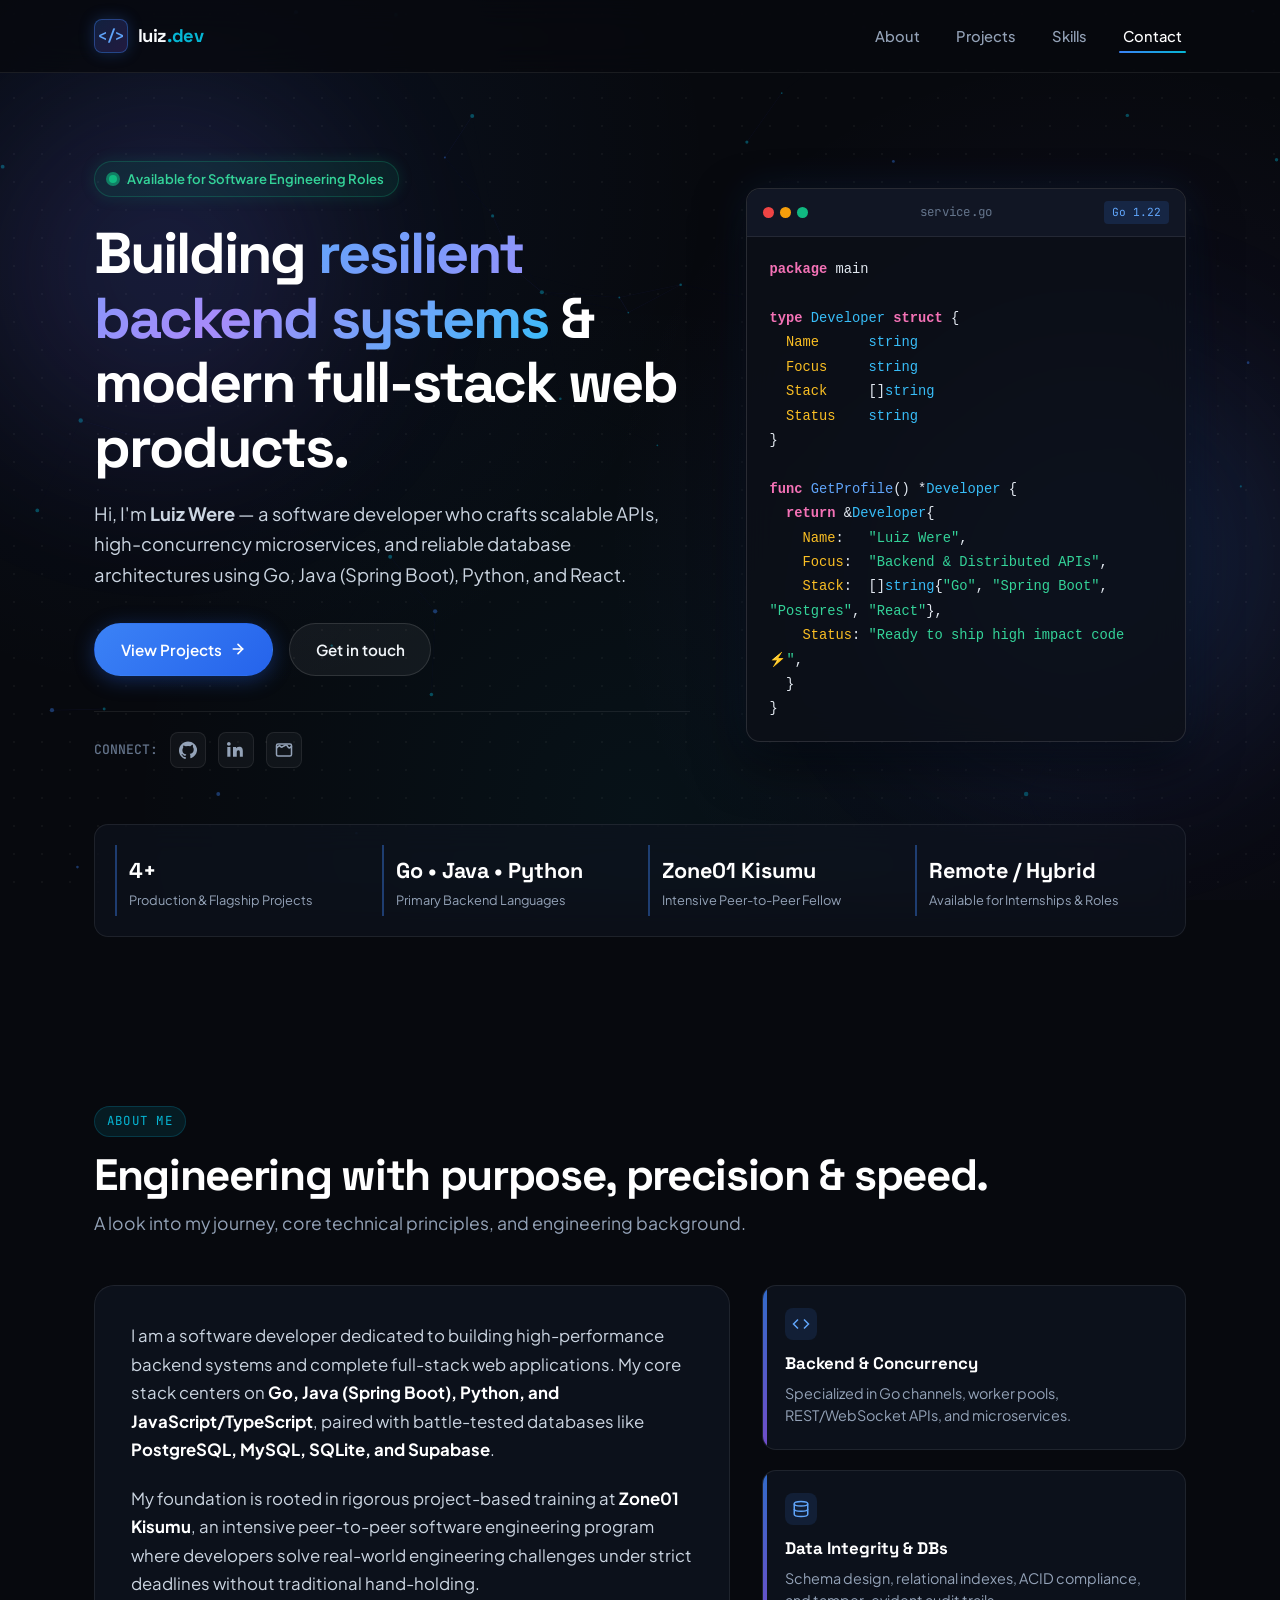
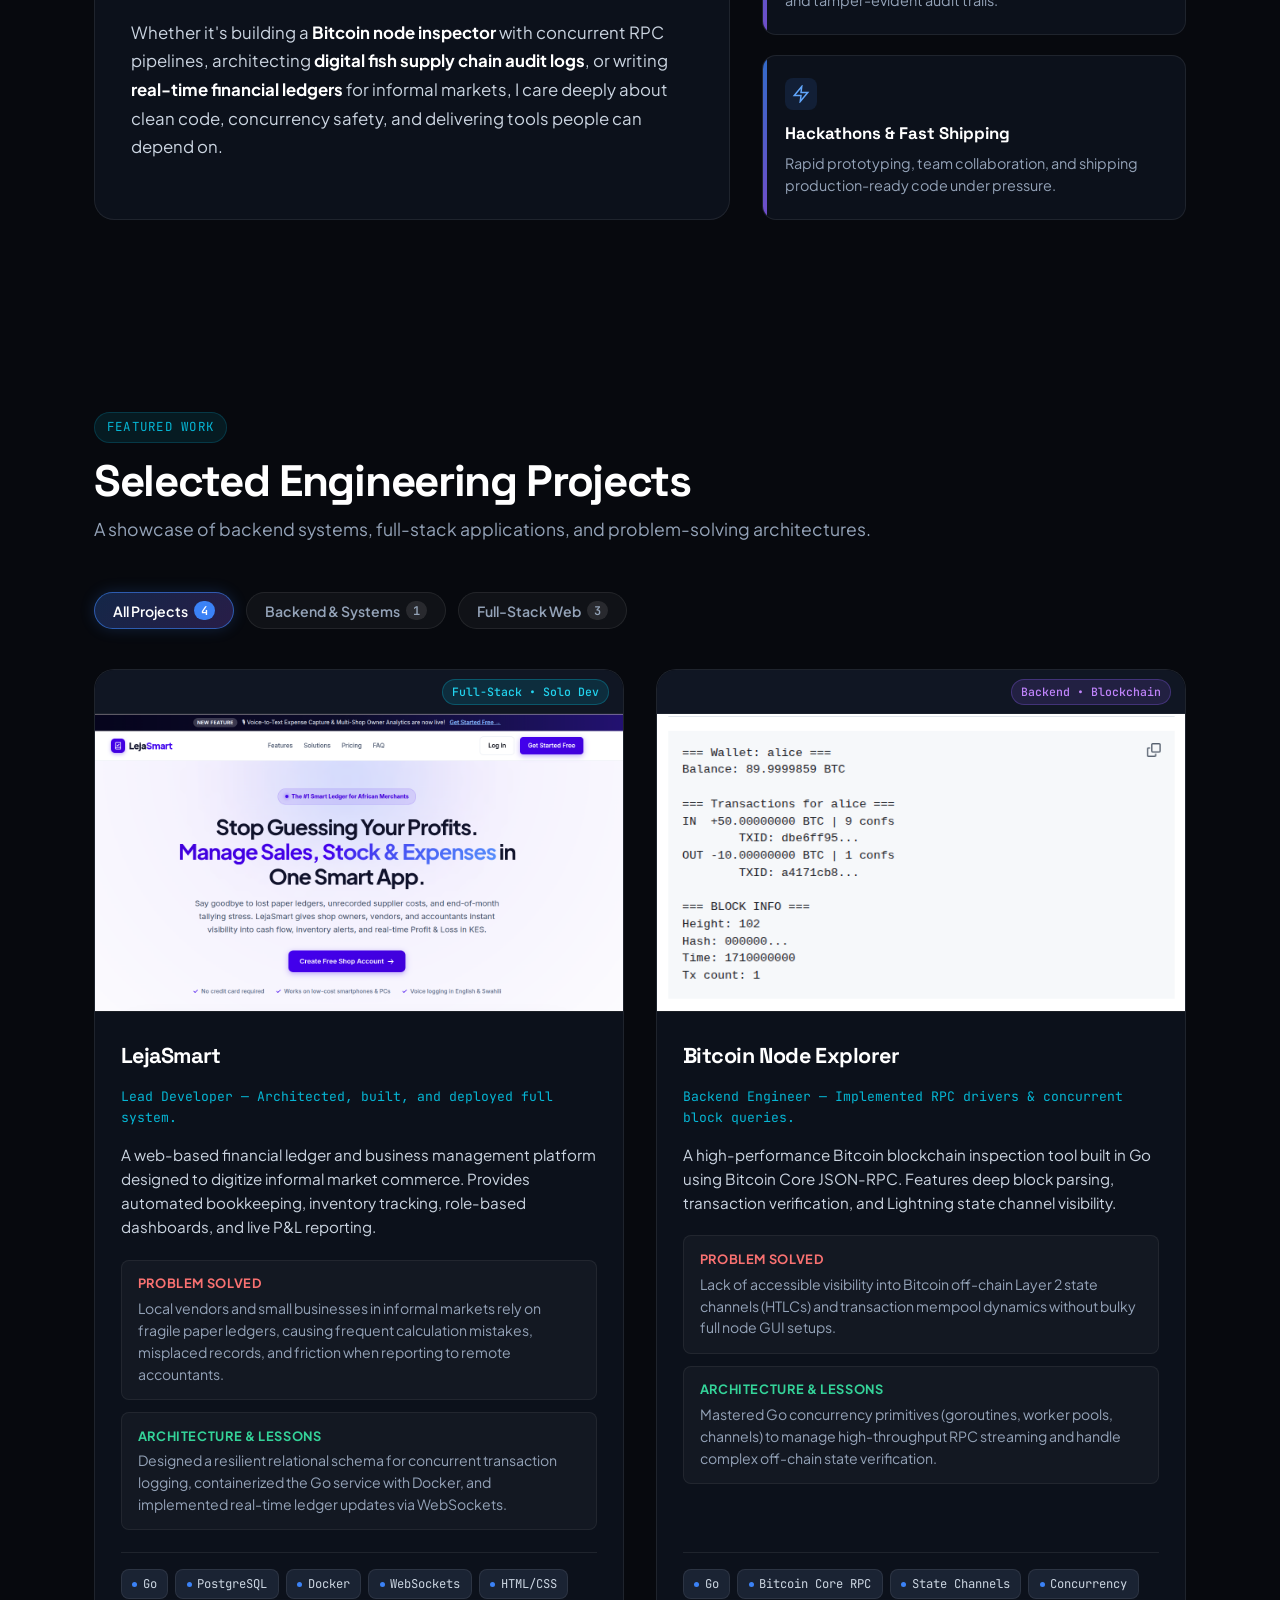
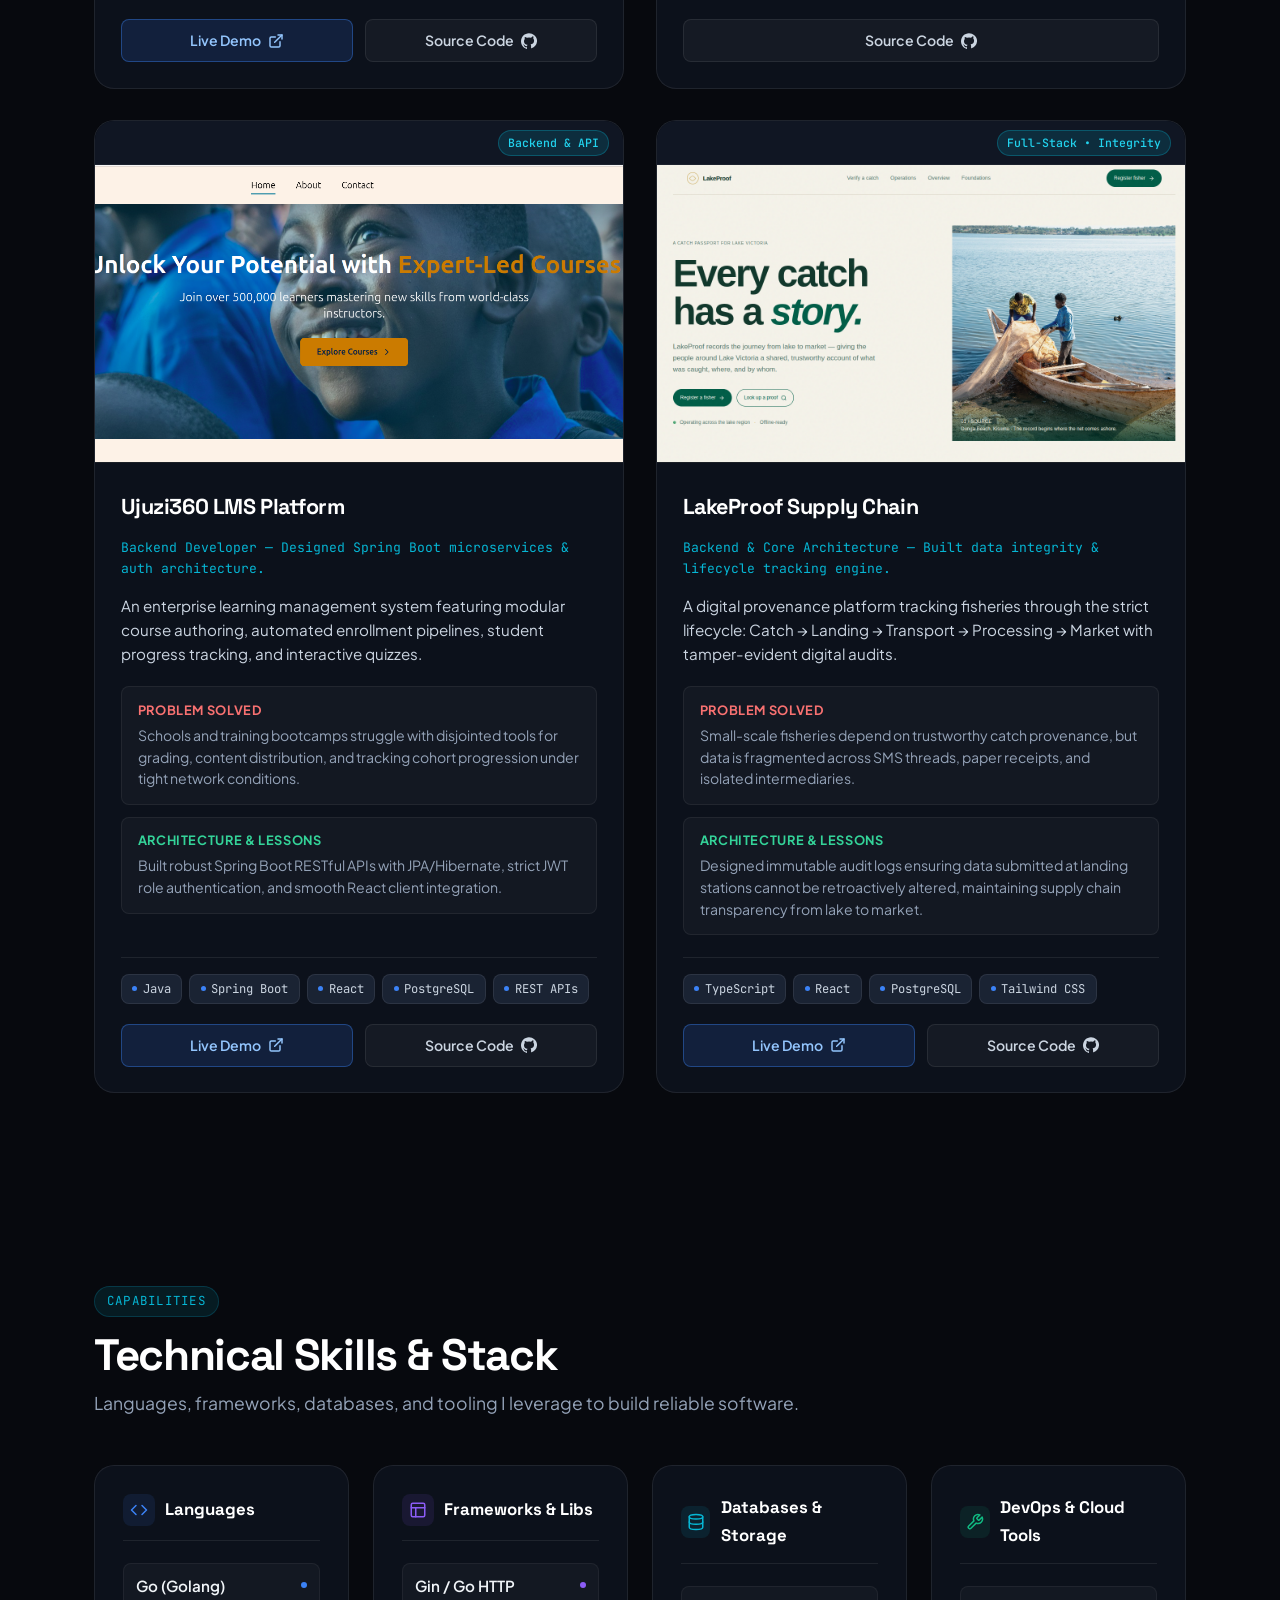
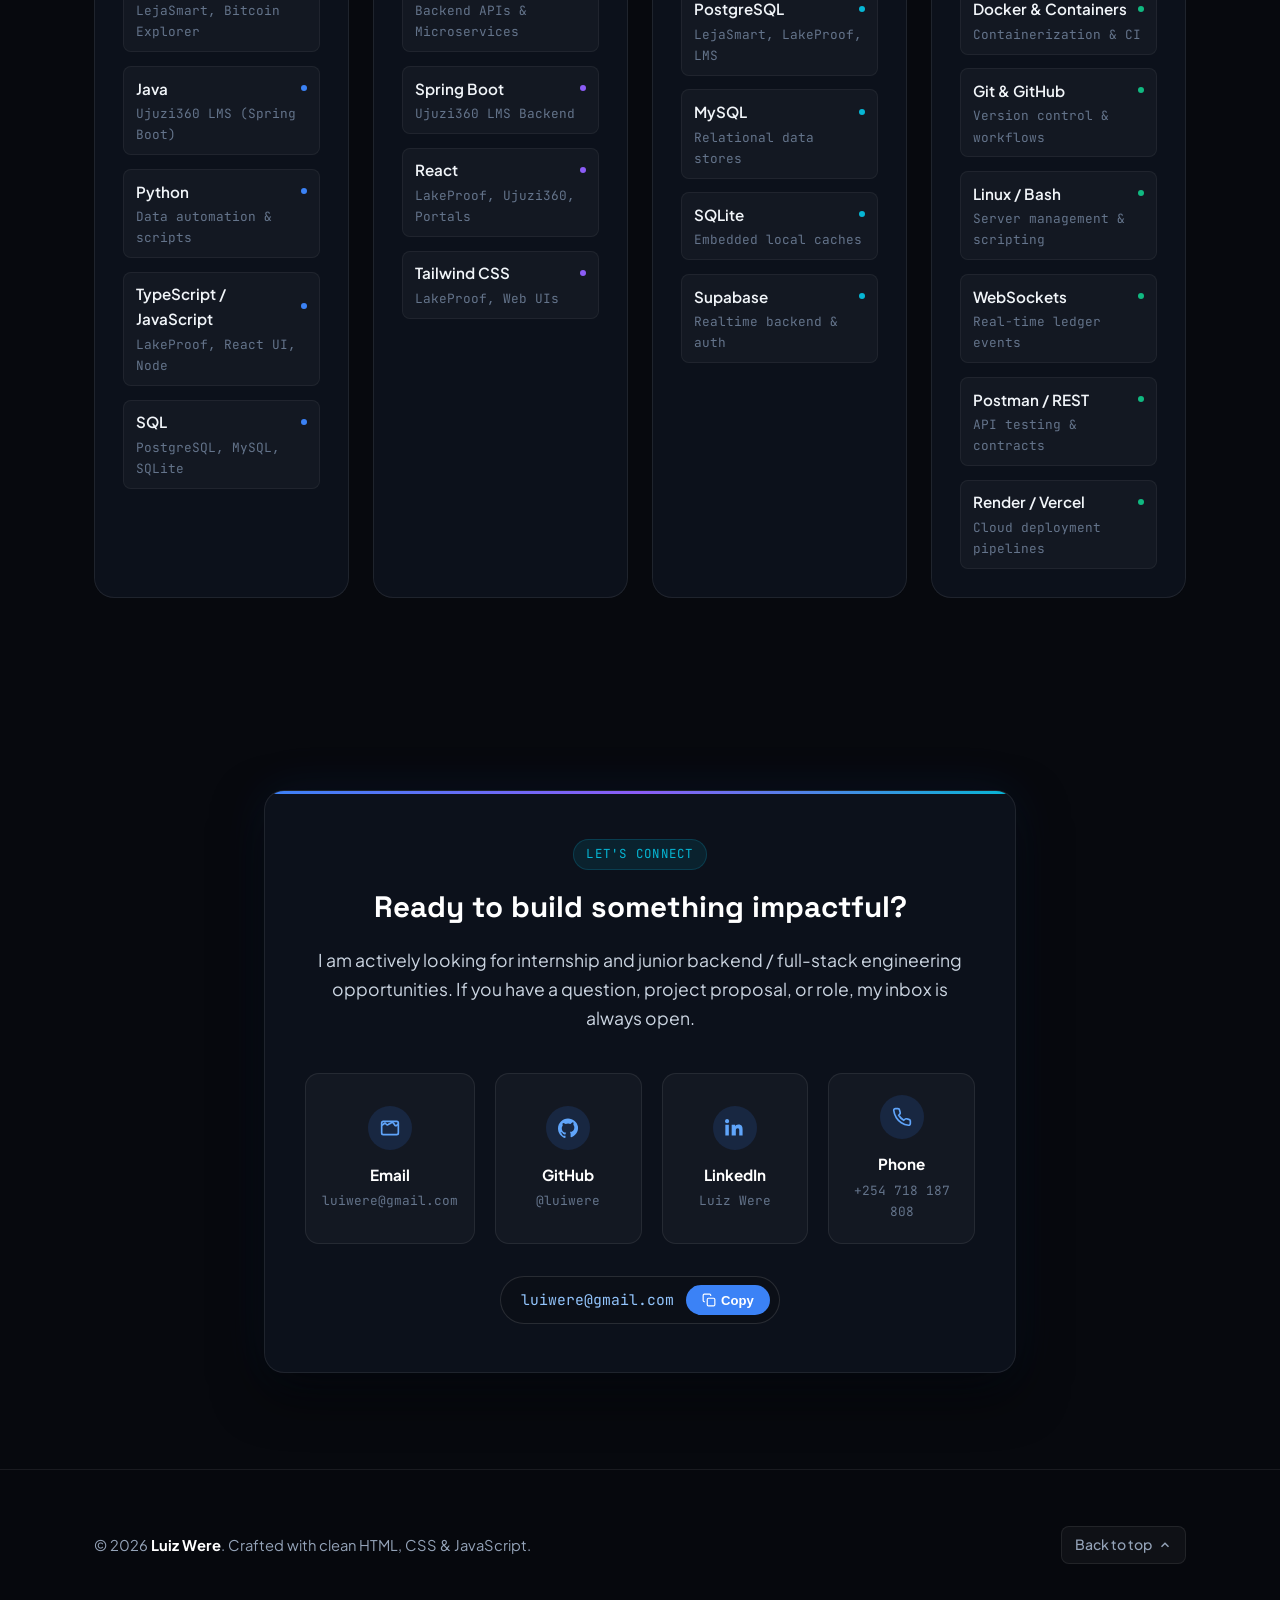
<file: index.html>
<!DOCTYPE html>
<html lang="en">
<head>
  <meta charset="UTF-8" />
  <meta name="viewport" content="width=device-width, initial-scale=1.0" />
  <title>Luiz Were | Backend &amp; Full-Stack Software Engineer</title>
  <meta name="description" content="Portfolio of Luiz Were — Backend and Full-Stack Software Developer specializing in Go, Java (Spring Boot), Python, React, and robust relational database architectures." />
  <meta name="keywords" content="Luiz Were, Software Engineer, Backend Developer, Go, Golang, Spring Boot, Java, React, PostgreSQL, Kisumu, Kenya, Portfolio" />
  <meta name="author" content="Luiz Were" />

  <!-- Open Graph / Meta -->
  <meta property="og:type" content="website" />
  <meta property="og:title" content="Luiz Were | Software Engineer Portfolio" />
  <meta property="og:description" content="Building resilient backend systems, distributed architectures, and full-stack web products." />
  
  <link rel="preconnect" href="https://fonts.googleapis.com" />
  <link rel="preconnect" href="https://fonts.gstatic.com" crossorigin />
  <link rel="stylesheet" href="css/base.css" />
  <link rel="stylesheet" href="css/layout.css" />
  <link rel="stylesheet" href="css/components.css" />
  <link rel="stylesheet" href="css/animations.css" />
</head>
<body>
  <div class="bg-deco" aria-hidden="true"></div>
  <a href="#main" class="skip-link">Skip to main content</a>

  <!-- Header -->
  <header id="top" class="site-header">
    <div class="container header-inner">
      <a href="#" class="brand" aria-label="Luiz Were portfolio home">
        <span class="brand-mark">&lt;/&gt;</span>
        <span class="brand-name">luiz<span>.dev</span></span>
      </a>

      <button class="mobile-nav-toggle" aria-label="Toggle navigation menu" aria-expanded="false">
        <svg viewBox="0 0 24 24" fill="none" stroke="currentColor" stroke-width="2" stroke-linecap="round" stroke-linejoin="round">
          <line x1="3" y1="12" x2="21" y2="12"></line>
          <line x1="3" y1="6" x2="21" y2="6"></line>
          <line x1="3" y1="18" x2="21" y2="18"></line>
        </svg>
      </button>

      <nav class="primary-nav" aria-label="Primary navigation">
        <ul>
          <li><a href="#about">About</a></li>
          <li><a href="#projects">Projects</a></li>
          <li><a href="#skills">Skills</a></li>
          <li><a href="#contact">Contact</a></li>
        </ul>
      </nav>
    </div>
  </header>

  <main id="main">
    <!-- Hero Section -->
    <section class="hero">
      <div class="container">
        <div class="hero-grid">
          <div class="hero-content" data-animate>
            <div class="status-badge">
              <span class="status-dot"></span>
              <span>Available for Software Engineering Roles</span>
            </div>
            
            <h1>
              Building <span class="gradient-text">resilient backend systems</span> &amp; modern full-stack web products.
            </h1>
            
            <p class="lede">
              Hi, I'm <strong>Luiz Were</strong> — a software developer who crafts scalable APIs, high-concurrency microservices, and reliable database architectures using Go, Java (Spring Boot), Python, and React.
            </p>

            <div class="hero-cta-group">
              <a href="#projects" class="btn btn-primary">
                <span>View Projects</span>
                <svg class="btn-icon-right" viewBox="0 0 24 24" width="16" height="16" fill="none" stroke="currentColor" stroke-width="2.5" stroke-linecap="round" stroke-linejoin="round"><line x1="5" y1="12" x2="19" y2="12"/><polyline points="12 5 19 12 12 19"/></svg>
              </a>
              <a href="#contact" class="btn btn-secondary">Get in touch</a>
            </div>

            <div class="hero-socials">
              <span class="hero-social-label">CONNECT:</span>
              <a href="https://github.com/luiwere" target="_blank" rel="noopener" class="hero-social-link" aria-label="GitHub Profile">
                <svg viewBox="0 0 24 24" width="18" height="18" fill="currentColor"><path d="M12 .5C5.4.5 0 5.9 0 12.5c0 5.3 3.4 9.8 8.2 11.4.6.1.8-.3.8-.6v-2c-3.3.7-4-1.6-4-1.6-.5-1.4-1.3-1.8-1.3-1.8-1.1-.7 0-.7.1-.7 1.2.1 1.8 1.2 1.8 1.2 1.1 1.8 2.8 1.3 3.5 1 .1-.8.4-1.3.7-1.6-2.6-.3-5.3-1.3-5.3-5.7 0-1.3.5-2.3 1.2-3.1-.1-.3-.5-1.5.1-3.1 0 0 1-.3 3.3 1.2a11.5 11.5 0 0 1 6 0C17.3 4.7 18.3 5 18.3 5c.6 1.6.2 2.8.1 3.1.8.8 1.2 1.8 1.2 3.1 0 4.4-2.7 5.4-5.3 5.7.4.4.8 1.1.8 2.2v3.3c0 .3.2.7.8.6 4.8-1.6 8.2-6.1 8.2-11.4C24 5.9 18.6.5 12 .5z"/></svg>
              </a>
              <a href="https://www.linkedin.com/in/luiz-were-002708382/" target="_blank" rel="noopener" class="hero-social-link" aria-label="LinkedIn Profile">
                <svg viewBox="0 0 24 24" width="18" height="18" fill="currentColor"><path d="M4.98 3.5A2.5 2.5 0 1 1 0 3.5a2.5 2.5 0 0 1 4.98 0zM.4 8h4.2v13H.4V8zM8 8h4v1.8h.1c.6-1 1.9-2 4-2 4.2 0 5 2.6 5 6V21h-4v-5.6c0-1.3 0-3-1.9-3s-2.2 1.4-2.2 2.9V21H8V8z"/></svg>
              </a>
              <a href="mailto:luiwere@gmail.com" class="hero-social-link" aria-label="Email Me">
                <svg viewBox="0 0 24 24" width="18" height="18" fill="none" stroke="currentColor" stroke-width="2" stroke-linecap="round" stroke-linejoin="round"><rect x="2" y="4" width="20" height="16" rx="2"/><path d="m22 7-1.5 1.5a2 2 0 0 1-2.8 0L16 6a2 2 0 0 0-2.8 0L10.3 7.5a2 2 0 0 1-2.8 0L6 6 4 7.5 2.5 9"/></svg>
              </a>
            </div>
          </div>

          <!-- Code Mockup Window -->
          <div class="code-preview-window" data-animate>
            <div class="window-header">
              <div class="window-dots">
                <span class="window-dot dot-red"></span>
                <span class="window-dot dot-yellow"></span>
                <span class="window-dot dot-green"></span>
              </div>
              <span class="window-title">service.go</span>
              <span class="window-badge">Go 1.22</span>
            </div>
            <div class="window-content">
              <code>
                <span class="code-keyword">package</span> main<br/><br/>
                <span class="code-keyword">type</span> <span class="code-type">Developer</span> <span class="code-keyword">struct</span> {<br/>
                &nbsp;&nbsp;<span class="code-prop">Name</span> &nbsp;&nbsp;&nbsp;&nbsp;&nbsp;<span class="code-type">string</span><br/>
                &nbsp;&nbsp;<span class="code-prop">Focus</span> &nbsp;&nbsp;&nbsp;&nbsp;<span class="code-type">string</span><br/>
                &nbsp;&nbsp;<span class="code-prop">Stack</span> &nbsp;&nbsp;&nbsp;&nbsp;[]<span class="code-type">string</span><br/>
                &nbsp;&nbsp;<span class="code-prop">Status</span> &nbsp;&nbsp;&nbsp;<span class="code-type">string</span><br/>
                }<br/><br/>
                <span class="code-keyword">func</span> <span class="code-fn">GetProfile</span>() *<span class="code-type">Developer</span> {<br/>
                &nbsp;&nbsp;<span class="code-keyword">return</span> &amp;<span class="code-type">Developer</span>{<br/>
                &nbsp;&nbsp;&nbsp;&nbsp;<span class="code-prop">Name</span>: &nbsp;&nbsp;<span class="code-str">"Luiz Were"</span>,<br/>
                &nbsp;&nbsp;&nbsp;&nbsp;<span class="code-prop">Focus</span>: &nbsp;<span class="code-str">"Backend &amp; Distributed APIs"</span>,<br/>
                &nbsp;&nbsp;&nbsp;&nbsp;<span class="code-prop">Stack</span>: &nbsp;[]<span class="code-type">string</span>{<span class="code-str">"Go"</span>, <span class="code-str">"Spring Boot"</span>, <span class="code-str">"Postgres"</span>, <span class="code-str">"React"</span>},<br/>
                &nbsp;&nbsp;&nbsp;&nbsp;<span class="code-prop">Status</span>: <span class="code-str">"Ready to ship high impact code ⚡"</span>,<br/>
                &nbsp;&nbsp;}<br/>
                }
              </code>
            </div>
          </div>
        </div>

        <!-- Highlights Bento Strip -->
        <div class="hero-highlights-grid" data-animate>
          <div class="highlight-item">
            <span class="highlight-val">4+</span>
            <span class="highlight-label">Production &amp; Flagship Projects</span>
          </div>
          <div class="highlight-item">
            <span class="highlight-val">Go &bull; Java &bull; Python</span>
            <span class="highlight-label">Primary Backend Languages</span>
          </div>
          <div class="highlight-item">
            <span class="highlight-val">Zone01 Kisumu</span>
            <span class="highlight-label">Intensive Peer-to-Peer Fellow</span>
          </div>
          <div class="highlight-item">
            <span class="highlight-val">Remote / Hybrid</span>
            <span class="highlight-label">Available for Internships &amp; Roles</span>
          </div>
        </div>
      </div>
    </section>

    <!-- About Section -->
    <section id="about" class="section">
      <div class="container">
        <div class="section-head" data-animate>
          <span class="section-tag">About Me</span>
          <h2>Engineering with purpose, precision &amp; speed.</h2>
          <p class="section-sub">A look into my journey, core technical principles, and engineering background.</p>
        </div>

        <div class="about-bento">
          <div class="about-card-main" data-animate>
            <div class="about-copy">
              <p>
                I am a software developer dedicated to building high-performance backend systems and complete full-stack web applications. My core stack centers on <strong>Go, Java (Spring Boot), Python, and JavaScript/TypeScript</strong>, paired with battle-tested databases like <strong>PostgreSQL, MySQL, SQLite, and Supabase</strong>.
              </p>
              <p>
                My foundation is rooted in rigorous project-based training at <strong>Zone01 Kisumu</strong>, an intensive peer-to-peer software engineering program where developers solve real-world engineering challenges under strict deadlines without traditional hand-holding.
              </p>
              <p>
                Whether it's building a <strong>Bitcoin node inspector</strong> with concurrent RPC pipelines, architecting <strong>digital fish supply chain audit logs</strong>, or writing <strong>real-time financial ledgers</strong> for informal markets, I care deeply about clean code, concurrency safety, and delivering tools people can depend on.
              </p>
            </div>
          </div>

          <div class="about-bento-side" data-animate>
            <div class="bento-mini-card">
              <div class="bento-icon">
                <svg viewBox="0 0 24 24" width="18" height="18" fill="none" stroke="currentColor" stroke-width="2"><polyline points="16 18 22 12 16 6"/><polyline points="8 6 2 12 8 18"/></svg>
              </div>
              <h4>Backend &amp; Concurrency</h4>
              <p>Specialized in Go channels, worker pools, REST/WebSocket APIs, and microservices.</p>
            </div>

            <div class="bento-mini-card">
              <div class="bento-icon">
                <svg viewBox="0 0 24 24" width="18" height="18" fill="none" stroke="currentColor" stroke-width="2"><ellipse cx="12" cy="5" rx="9" ry="3"/><path d="M21 12c0 1.66-4 3-9 3s-9-1.34-9-3"/><path d="M3 5v14c0 1.66 4 3 9 3s9-1.34 9-3V5"/></svg>
              </div>
              <h4>Data Integrity &amp; DBs</h4>
              <p>Schema design, relational indexes, ACID compliance, and tamper-evident audit trails.</p>
            </div>

            <div class="bento-mini-card">
              <div class="bento-icon">
                <svg viewBox="0 0 24 24" width="18" height="18" fill="none" stroke="currentColor" stroke-width="2"><path d="M13 2L3 14h9l-1 8 10-12h-9l1-8z"/></svg>
              </div>
              <h4>Hackathons &amp; Fast Shipping</h4>
              <p>Rapid prototyping, team collaboration, and shipping production-ready code under pressure.</p>
            </div>
          </div>
        </div>
      </div>
    </section>

    <!-- Projects Section -->
    <section id="projects" class="section">
      <div class="container">
        <div class="section-head" data-animate>
          <span class="section-tag">Featured Work</span>
          <h2>Selected Engineering Projects</h2>
          <p class="section-sub">A showcase of backend systems, full-stack applications, and problem-solving architectures.</p>
        </div>

        <!-- Filter tabs injected / controlled by js/projects.js -->
        <div class="project-filters-wrap" id="project-filters" data-animate>
          <!-- Dynamic Filter Buttons -->
        </div>

        <!-- Project cards injected by js/projects.js -->
        <ul class="project-list" id="project-list">
          <!-- Populated by js/projects.js -->
        </ul>
      </div>
    </section>

    <!-- Skills Section -->
    <section id="skills" class="section">
      <div class="container">
        <div class="section-head" data-animate>
          <span class="section-tag">Capabilities</span>
          <h2>Technical Skills &amp; Stack</h2>
          <p class="section-sub">Languages, frameworks, databases, and tooling I leverage to build reliable software.</p>
        </div>

        <div class="skill-groups" id="skill-groups">
          <!-- Skill groups injected by js/skills.js -->
        </div>
      </div>
    </section>

    <!-- Contact Section -->
    <section id="contact" class="section">
      <div class="container contact-section-inner">
        <div class="contact-card-box" data-animate>
          <span class="section-tag">Let's Connect</span>
          <h3>Ready to build something impactful?</h3>
          <p>
            I am actively looking for internship and junior backend / full-stack engineering opportunities. If you have a question, project proposal, or role, my inbox is always open.
          </p>

          <div class="contact-grid">
            <a href="mailto:luiwere@gmail.com" class="contact-item-card">
              <div class="contact-card-icon">
                <svg viewBox="0 0 24 24" width="20" height="20" fill="none" stroke="currentColor" stroke-width="2"><rect x="2" y="4" width="20" height="16" rx="2"/><path d="m22 7-1.5 1.5a2 2 0 0 1-2.8 0L16 6a2 2 0 0 0-2.8 0L10.3 7.5a2 2 0 0 1-2.8 0L6 6 4 7.5 2.5 9"/></svg>
              </div>
              <span class="contact-card-title">Email</span>
              <span class="contact-card-sub">luiwere@gmail.com</span>
            </a>

            <a href="https://github.com/luiwere" target="_blank" rel="noopener" class="contact-item-card">
              <div class="contact-card-icon">
                <svg viewBox="0 0 24 24" width="20" height="20" fill="currentColor"><path d="M12 .5C5.4.5 0 5.9 0 12.5c0 5.3 3.4 9.8 8.2 11.4.6.1.8-.3.8-.6v-2c-3.3.7-4-1.6-4-1.6-.5-1.4-1.3-1.8-1.3-1.8-1.1-.7 0-.7.1-.7 1.2.1 1.8 1.2 1.8 1.2 1.1 1.8 2.8 1.3 3.5 1 .1-.8.4-1.3.7-1.6-2.6-.3-5.3-1.3-5.3-5.7 0-1.3.5-2.3 1.2-3.1-.1-.3-.5-1.5.1-3.1 0 0 1-.3 3.3 1.2a11.5 11.5 0 0 1 6 0C17.3 4.7 18.3 5 18.3 5c.6 1.6.2 2.8.1 3.1.8.8 1.2 1.8 1.2 3.1 0 4.4-2.7 5.4-5.3 5.7.4.4.8 1.1.8 2.2v3.3c0 .3.2.7.8.6 4.8-1.6 8.2-6.1 8.2-11.4C24 5.9 18.6.5 12 .5z"/></svg>
              </div>
              <span class="contact-card-title">GitHub</span>
              <span class="contact-card-sub">@luiwere</span>
            </a>

            <a href="https://www.linkedin.com/in/luiz-were-002708382/" target="_blank" rel="noopener" class="contact-item-card">
              <div class="contact-card-icon">
                <svg viewBox="0 0 24 24" width="20" height="20" fill="currentColor"><path d="M4.98 3.5A2.5 2.5 0 1 1 0 3.5a2.5 2.5 0 0 1 4.98 0zM.4 8h4.2v13H.4V8zM8 8h4v1.8h.1c.6-1 1.9-2 4-2 4.2 0 5 2.6 5 6V21h-4v-5.6c0-1.3 0-3-1.9-3s-2.2 1.4-2.2 2.9V21H8V8z"/></svg>
              </div>
              <span class="contact-card-title">LinkedIn</span>
              <span class="contact-card-sub">Luiz Were</span>
            </a>

            <a href="tel:+254718187808" class="contact-item-card">
              <div class="contact-card-icon">
                <svg viewBox="0 0 24 24" width="20" height="20" fill="none" stroke="currentColor" stroke-width="2"><path d="M22 16.92v3a2 2 0 0 1-2.2 2 19.8 19.8 0 0 1-8.6-3.1 19.5 19.5 0 0 1-6-6 19.8 19.8 0 0 1-3.1-8.7A2 2 0 0 1 4.1 2h3a2 2 0 0 1 2 1.7c.1.9.4 1.8.7 2.7a2 2 0 0 1-.5 2.1L8.1 9.9a16 16 0 0 0 6 6l1.3-1.2a2 2 0 0 1 2.1-.5c.9.3 1.8.6 2.7.7a2 2 0 0 1 1.7 2z"/></svg>
              </div>
              <span class="contact-card-title">Phone</span>
              <span class="contact-card-sub">+254 718 187 808</span>
            </a>
          </div>

          <div class="copy-email-box">
            <span class="copy-email-text">luiwere@gmail.com</span>
            <button id="copy-email-btn" class="copy-btn" aria-label="Copy email address">
              <svg viewBox="0 0 24 24" width="14" height="14" fill="none" stroke="currentColor" stroke-width="2"><rect x="9" y="9" width="13" height="13" rx="2" ry="2"/><path d="M5 15H4a2 2 0 0 1-2-2V4a2 2 0 0 1 2-2h9a2 2 0 0 1 2 2v1"/></svg>
              <span>Copy</span>
            </button>
          </div>
        </div>
      </div>
    </section>
  </main>

  <!-- Toast Notification -->
  <div id="toast" class="toast-notice" role="alert" aria-live="polite">
    <svg class="toast-icon" viewBox="0 0 24 24" width="18" height="18" fill="none" stroke="currentColor" stroke-width="2.5"><polyline points="20 6 9 17 4 12"/></svg>
    <span class="toast-msg">Email copied to clipboard!</span>
  </div>

  <!-- Footer -->
  <footer class="site-footer">
    <div class="container footer-inner">
      <div class="footer-left">
        <p class="footer-credit">
          &copy; <span id="year"></span> <strong>Luiz Were</strong>. Crafted with clean HTML, CSS &amp; JavaScript.
        </p>
      </div>
      <a href="#top" class="back-to-top" aria-label="Back to top of page">
        <span>Back to top</span>
        <svg viewBox="0 0 24 24" width="14" height="14" fill="none" stroke="currentColor" stroke-width="2.5"><polyline points="18 15 12 9 6 15"/></svg>
      </a>
    </div>
  </footer>

  <!-- Scripts -->
  <script src="js/background.js"></script>
  <script src="js/data.js"></script>
  <script src="js/projects.js"></script>
  <script src="js/skills.js"></script>
  <script src="js/animations.js"></script>
  <script src="js/main.js"></script>
</body>
</html>
</file>
<file: css/base.css>
/* base.css — design tokens, typography, reset, and global styles */
@import url('https://fonts.googleapis.com/css2?family=JetBrains+Mono:wght@400;500;600&family=Plus+Jakarta+Sans:wght@400;500;600;700;800&family=Space+Grotesk:wght@500;600;700&display=swap');

:root {
  /* Color Palette - Deep Cyber Onyx & Electric Accents */
  --color-bg: #07090e;
  --color-bg-secondary: #0c1017;
  --color-bg-elevated: #111722;
  --color-surface: rgba(18, 24, 38, 0.7);
  --color-surface-hover: rgba(28, 38, 58, 0.85);
  --color-surface-card: rgba(15, 21, 32, 0.75);
  
  --color-border: rgba(255, 255, 255, 0.08);
  --color-border-hover: rgba(99, 102, 241, 0.4);
  --color-border-glow: rgba(59, 130, 246, 0.3);
  
  --color-text: #f1f5f9;
  --color-text-secondary: #cbd5e1;
  --color-text-muted: #94a3b8;
  --color-text-dim: #64748b;
  
  --color-accent: #3b82f6;
  --color-accent-hover: #2563eb;
  --color-accent-cyan: #06b6d4;
  --color-accent-purple: #8b5cf6;
  --color-accent-soft: rgba(59, 130, 246, 0.12);
  --color-accent-glow: rgba(59, 130, 246, 0.25);
  
  --color-tag-bg: rgba(30, 41, 59, 0.8);
  --color-tag-border: rgba(255, 255, 255, 0.08);
  --color-link: #60a5fa;
  --color-link-hover: #93c5fd;
  
  --color-success: #10b981;
  --color-success-soft: rgba(16, 185, 129, 0.15);
  
  /* Radii */
  --radius-sm: 8px;
  --radius-md: 14px;
  --radius-lg: 20px;
  --radius-full: 9999px;
  
  /* Shadows & Glassmorphism */
  --shadow-sm: 0 2px 8px rgba(0, 0, 0, 0.3);
  --shadow-md: 0 8px 30px rgba(0, 0, 0, 0.4);
  --shadow-lg: 0 20px 50px rgba(0, 0, 0, 0.6);
  --shadow-glow: 0 0 30px rgba(59, 130, 246, 0.18);
  --shadow-purple-glow: 0 0 30px rgba(139, 92, 246, 0.18);
  
  --glass-blur: blur(16px);
  --glass-border: 1px solid var(--color-border);
  
  /* Typography */
  --font-sans: 'Plus Jakarta Sans', -apple-system, BlinkMacSystemFont, "Segoe UI", Roboto, sans-serif;
  --font-heading: 'Space Grotesk', var(--font-sans);
  --font-mono: 'JetBrains Mono', "SFMono-Regular", Consolas, monospace;
  
  /* Sizing & Layout */
  --max-width: 1140px;
  --space-unit: 1rem;
}

*,
*::before,
*::after {
  box-sizing: border-box;
}

html {
  scroll-behavior: smooth;
  scroll-padding-top: 80px;
  -webkit-text-size-adjust: 100%;
}

body {
  margin: 0;
  color: var(--color-text);
  background-color: var(--color-bg);
  font-family: var(--font-sans);
  font-size: 1rem;
  line-height: 1.65;
  -webkit-font-smoothing: antialiased;
  -moz-osx-font-smoothing: grayscale;
  text-rendering: optimizeLegibility;
  overflow-x: hidden;
}

/* Custom Scrollbar */
::-webkit-scrollbar {
  width: 10px;
}
::-webkit-scrollbar-track {
  background: var(--color-bg);
}
::-webkit-scrollbar-thumb {
  background: #1e293b;
  border-radius: var(--radius-full);
  border: 2px solid var(--color-bg);
}
::-webkit-scrollbar-thumb:hover {
  background: #334155;
}

img {
  max-width: 100%;
  height: auto;
  display: block;
}

a {
  color: var(--color-link);
  text-decoration: none;
  transition: color 0.18s ease;
}

a:hover,
a:focus {
  color: var(--color-link-hover);
  text-decoration: none;
}

:focus-visible {
  outline: 2px solid var(--color-accent-cyan);
  outline-offset: 3px;
  border-radius: 4px;
}

::selection {
  background: rgba(59, 130, 246, 0.35);
  color: #ffffff;
}

.container {
  width: 100%;
  max-width: var(--max-width);
  margin: 0 auto;
  padding: 0 1.5rem;
}

.skip-link {
  position: absolute;
  left: -9999px;
  top: 0;
  background: var(--color-accent);
  color: #fff;
  padding: 0.75rem 1.25rem;
  border-radius: 0 0 var(--radius-sm) 0;
  z-index: 1000;
  font-weight: 600;
  font-size: 0.9rem;
  box-shadow: var(--shadow-md);
}

.skip-link:focus {
  left: 0;
}

.section {
  padding: 6rem 0;
  position: relative;
}

.section-head {
  margin-bottom: 3rem;
}

.section-tag {
  display: inline-flex;
  align-items: center;
  gap: 0.4rem;
  font-family: var(--font-mono);
  font-size: 0.78rem;
  text-transform: uppercase;
  letter-spacing: 0.1em;
  color: var(--color-accent-cyan);
  background: rgba(6, 182, 212, 0.1);
  border: 1px solid rgba(6, 182, 212, 0.2);
  padding: 0.25rem 0.75rem;
  border-radius: var(--radius-full);
  margin-bottom: 0.85rem;
}

.section-head h2 {
  margin: 0 0 0.6rem;
  font-family: var(--font-heading);
  font-size: clamp(2rem, 3.5vw, 2.75rem);
  font-weight: 700;
  letter-spacing: -0.03em;
  line-height: 1.15;
  color: #ffffff;
}

.section-sub {
  color: var(--color-text-muted);
  margin: 0;
  font-size: 1.1rem;
  max-width: 60ch;
  line-height: 1.55;
}

/* Gradient Text Helper */
.gradient-text {
  background: linear-gradient(135deg, #60a5fa 0%, #a78bfa 50%, #38bdf8 100%);
  -webkit-background-clip: text;
  -webkit-text-fill-color: transparent;
}
</file>
<file: css/layout.css>
/* layout.css — header, hero, footer, buttons, and layout grid */

/* ---------- Header ---------- */
.site-header {
  position: sticky;
  top: 0;
  z-index: 100;
  background: rgba(7, 9, 14, 0.75);
  backdrop-filter: var(--glass-blur);
  -webkit-backdrop-filter: var(--glass-blur);
  border-bottom: 1px solid var(--color-border);
  transition: all 0.3s cubic-bezier(0.16, 1, 0.3, 1);
}

.site-header.is-scrolled {
  background: rgba(7, 9, 14, 0.92);
  border-bottom-color: rgba(255, 255, 255, 0.12);
  box-shadow: var(--shadow-sm);
}

.header-inner {
  display: flex;
  align-items: center;
  justify-content: space-between;
  height: 72px;
}

.brand {
  display: inline-flex;
  align-items: center;
  gap: 0.6rem;
  font-family: var(--font-heading);
  font-weight: 700;
  font-size: 1.15rem;
  color: var(--color-text);
  letter-spacing: -0.02em;
}

.brand:hover {
  text-decoration: none;
}

.brand-mark {
  display: flex;
  align-items: center;
  justify-content: center;
  width: 34px;
  height: 34px;
  background: linear-gradient(135deg, rgba(59, 130, 246, 0.2), rgba(139, 92, 246, 0.2));
  border: 1px solid rgba(59, 130, 246, 0.4);
  border-radius: var(--radius-sm);
  font-family: var(--font-mono);
  color: #60a5fa;
  font-size: 0.95rem;
  font-weight: 700;
  box-shadow: 0 0 15px rgba(59, 130, 246, 0.25);
  transition: transform 0.2s ease, box-shadow 0.2s ease;
}

.brand:hover .brand-mark {
  transform: rotate(-5deg) scale(1.05);
  box-shadow: 0 0 20px rgba(59, 130, 246, 0.4);
}

.brand-name {
  color: #f8fafc;
}

.brand-name span {
  color: var(--color-accent-cyan);
}

/* Primary Nav */
.primary-nav {
  display: flex;
  align-items: center;
}

.primary-nav ul {
  display: flex;
  align-items: center;
  gap: 1.75rem;
  list-style: none;
  margin: 0;
  padding: 0;
}

.primary-nav a {
  color: var(--color-text-muted);
  font-size: 0.92rem;
  font-weight: 500;
  padding: 0.5rem 0.25rem;
  position: relative;
  transition: color 0.2s ease;
}

.primary-nav a::after {
  content: "";
  position: absolute;
  bottom: 0;
  left: 0;
  width: 0;
  height: 2px;
  background: linear-gradient(90deg, var(--color-accent), var(--color-accent-cyan));
  border-radius: var(--radius-full);
  transition: width 0.25s cubic-bezier(0.16, 1, 0.3, 1);
}

.primary-nav a:hover,
.primary-nav a:focus,
.primary-nav a.active {
  color: #ffffff;
  text-decoration: none;
}

.primary-nav a:hover::after,
.primary-nav a.active::after {
  width: 100%;
}

/* Mobile Nav Toggle */
.mobile-nav-toggle {
  display: none;
  background: transparent;
  border: 1px solid var(--color-border);
  color: var(--color-text);
  padding: 0.5rem;
  border-radius: var(--radius-sm);
  cursor: pointer;
  align-items: center;
  justify-content: center;
  width: 40px;
  height: 40px;
}

.mobile-nav-toggle svg {
  width: 20px;
  height: 20px;
}

/* ---------- Hero ---------- */
.hero {
  padding: 5.5rem 0 4.5rem;
  position: relative;
}

.hero-grid {
  display: grid;
  grid-template-columns: 1.15fr 0.85fr;
  gap: 3.5rem;
  align-items: center;
}

.hero-content {
  text-align: left;
}

/* Status Pill */
.status-badge {
  display: inline-flex;
  align-items: center;
  gap: 0.6rem;
  padding: 0.4rem 0.9rem;
  background: rgba(16, 185, 129, 0.1);
  border: 1px solid rgba(16, 185, 129, 0.25);
  border-radius: var(--radius-full);
  font-size: 0.82rem;
  font-weight: 600;
  color: #34d399;
  margin-bottom: 1.5rem;
  box-shadow: 0 0 15px rgba(16, 185, 129, 0.15);
}

.status-dot {
  width: 8px;
  height: 8px;
  background: #10b981;
  border-radius: 50%;
  position: relative;
}

.status-dot::after {
  content: "";
  position: absolute;
  inset: -3px;
  border-radius: 50%;
  background: #10b981;
  opacity: 0.6;
  animation: pulse-ring 2s cubic-bezier(0.24, 0, 0.38, 1) infinite;
}

@keyframes pulse-ring {
  0% { transform: scale(0.9); opacity: 0.8; }
  70% { transform: scale(2.2); opacity: 0; }
  100% { transform: scale(2.2); opacity: 0; }
}

.hero h1 {
  margin: 0 0 1.25rem;
  font-family: var(--font-heading);
  font-size: clamp(2.4rem, 4.5vw, 3.6rem);
  line-height: 1.12;
  font-weight: 800;
  letter-spacing: -0.035em;
  color: #ffffff;
}

.hero .lede {
  margin: 0 0 2rem;
  color: var(--color-text-secondary);
  font-size: 1.15rem;
  line-height: 1.65;
  max-width: 48ch;
}

.hero-cta-group {
  display: flex;
  align-items: center;
  gap: 1rem;
  flex-wrap: wrap;
  margin-bottom: 2.25rem;
}

.hero-socials {
  display: flex;
  align-items: center;
  gap: 0.75rem;
  padding-top: 1.25rem;
  border-top: 1px solid var(--color-border);
}

.hero-social-label {
  font-size: 0.82rem;
  color: var(--color-text-dim);
  font-weight: 500;
  font-family: var(--font-mono);
}

.hero-social-link {
  display: inline-flex;
  align-items: center;
  justify-content: center;
  width: 36px;
  height: 36px;
  border-radius: var(--radius-sm);
  background: rgba(255, 255, 255, 0.04);
  border: 1px solid var(--color-border);
  color: var(--color-text-muted);
  transition: all 0.2s ease;
}

.hero-social-link:hover {
  background: rgba(59, 130, 246, 0.15);
  border-color: rgba(59, 130, 246, 0.4);
  color: #ffffff;
  transform: translateY(-2px);
}

/* Terminal / Code Window Preview */
.code-preview-window {
  background: rgba(12, 16, 24, 0.85);
  border: 1px solid rgba(255, 255, 255, 0.12);
  border-radius: var(--radius-md);
  box-shadow: var(--shadow-lg), 0 0 40px rgba(59, 130, 246, 0.12);
  overflow: hidden;
  backdrop-filter: var(--glass-blur);
  transition: transform 0.3s ease, border-color 0.3s ease;
}

.code-preview-window:hover {
  transform: translateY(-4px);
  border-color: rgba(59, 130, 246, 0.35);
}

.window-header {
  display: flex;
  align-items: center;
  justify-content: space-between;
  padding: 0.75rem 1rem;
  background: rgba(18, 24, 38, 0.9);
  border-bottom: 1px solid var(--color-border);
}

.window-dots {
  display: flex;
  align-items: center;
  gap: 6px;
}

.window-dot {
  width: 11px;
  height: 11px;
  border-radius: 50%;
}

.window-dot.dot-red { background: #ef4444; }
.window-dot.dot-yellow { background: #f59e0b; }
.window-dot.dot-green { background: #10b981; }

.window-title {
  font-family: var(--font-mono);
  font-size: 0.78rem;
  color: var(--color-text-dim);
  letter-spacing: 0.02em;
}

.window-badge {
  font-family: var(--font-mono);
  font-size: 0.7rem;
  background: rgba(59, 130, 246, 0.15);
  color: #60a5fa;
  padding: 0.15rem 0.5rem;
  border-radius: 4px;
}

.window-content {
  padding: 1.25rem 1.4rem;
  font-family: var(--font-mono);
  font-size: 0.86rem;
  line-height: 1.7;
  color: #e2e8f0;
  overflow-x: auto;
}

.code-keyword { color: #f472b6; font-weight: 600; }
.code-fn { color: #60a5fa; }
.code-str { color: #34d399; }
.code-type { color: #38bdf8; }
.code-comment { color: #64748b; font-style: italic; }
.code-prop { color: #fbbf24; }

/* Quick Highlights Bento Strip */
.hero-highlights-grid {
  display: grid;
  grid-template-columns: repeat(4, 1fr);
  gap: 1rem;
  margin-top: 3.5rem;
  padding: 1.25rem;
  background: rgba(15, 21, 32, 0.6);
  border: 1px solid var(--color-border);
  border-radius: var(--radius-md);
  backdrop-filter: var(--glass-blur);
}

.highlight-item {
  display: flex;
  flex-direction: column;
  gap: 0.2rem;
  padding: 0.5rem 0.75rem;
  border-left: 2px solid rgba(59, 130, 246, 0.4);
}

.highlight-val {
  font-family: var(--font-heading);
  font-size: 1.35rem;
  font-weight: 700;
  color: #ffffff;
}

.highlight-label {
  font-size: 0.8rem;
  color: var(--color-text-muted);
  line-height: 1.3;
}

/* ---------- Buttons ---------- */
.btn {
  display: inline-flex;
  align-items: center;
  justify-content: center;
  gap: 0.55rem;
  padding: 0.8rem 1.6rem;
  border-radius: var(--radius-full);
  font-family: var(--font-sans);
  font-weight: 600;
  font-size: 0.95rem;
  border: 1px solid transparent;
  cursor: pointer;
  text-decoration: none;
  transition: all 0.2s cubic-bezier(0.16, 1, 0.3, 1);
  position: relative;
  overflow: hidden;
}

.btn:active {
  transform: translateY(1px) scale(0.98);
}

.btn-primary {
  background: linear-gradient(135deg, #3b82f6 0%, #2563eb 100%);
  color: #ffffff;
  box-shadow: 0 4px 20px rgba(37, 99, 235, 0.35);
}

.btn-primary:hover,
.btn-primary:focus {
  background: linear-gradient(135deg, #60a5fa 0%, #3b82f6 100%);
  color: #ffffff;
  box-shadow: 0 6px 25px rgba(59, 130, 246, 0.5);
  transform: translateY(-2px);
  text-decoration: none;
}

.btn-secondary {
  background: rgba(255, 255, 255, 0.05);
  color: var(--color-text);
  border-color: rgba(255, 255, 255, 0.12);
  backdrop-filter: blur(8px);
}

.btn-secondary:hover,
.btn-secondary:focus {
  background: rgba(255, 255, 255, 0.1);
  border-color: rgba(255, 255, 255, 0.25);
  color: #ffffff;
  transform: translateY(-2px);
  text-decoration: none;
}

.btn-icon-right {
  transition: transform 0.2s ease;
}

.btn:hover .btn-icon-right {
  transform: translateX(3px);
}

/* ---------- Footer ---------- */
.site-footer {
  border-top: 1px solid var(--color-border);
  padding: 3rem 0;
  background: rgba(7, 9, 14, 0.95);
  position: relative;
  z-index: 10;
}

.footer-inner {
  display: flex;
  align-items: center;
  justify-content: space-between;
  gap: 1.5rem;
  flex-wrap: wrap;
  color: var(--color-text-dim);
  font-size: 0.92rem;
}

.footer-left {
  display: flex;
  flex-direction: column;
  gap: 0.25rem;
}

.footer-credit {
  color: var(--color-text-muted);
}

.footer-credit strong {
  color: #ffffff;
}

.back-to-top {
  display: inline-flex;
  align-items: center;
  gap: 0.4rem;
  color: var(--color-text-muted);
  font-size: 0.88rem;
  font-weight: 500;
  padding: 0.4rem 0.8rem;
  border-radius: var(--radius-sm);
  background: rgba(255, 255, 255, 0.04);
  border: 1px solid var(--color-border);
  transition: all 0.2s ease;
}

.back-to-top:hover {
  color: #ffffff;
  background: rgba(255, 255, 255, 0.08);
  border-color: rgba(255, 255, 255, 0.2);
  transform: translateY(-2px);
}

/* ---------- Responsive ---------- */
@media (max-width: 960px) {
  .hero-grid {
    grid-template-columns: 1fr;
    gap: 2.5rem;
  }
  
  .hero-highlights-grid {
    grid-template-columns: repeat(2, 1fr);
    gap: 1.25rem;
  }
}

@media (max-width: 720px) {
  .mobile-nav-toggle {
    display: flex;
  }

  .primary-nav {
    position: fixed;
    top: 72px;
    left: 0;
    right: 0;
    background: rgba(7, 9, 14, 0.96);
    backdrop-filter: blur(20px);
    border-bottom: 1px solid var(--color-border);
    padding: 1.5rem;
    transform: translateY(-120%);
    opacity: 0;
    pointer-events: none;
    transition: all 0.3s cubic-bezier(0.16, 1, 0.3, 1);
    box-shadow: var(--shadow-lg);
  }

  .primary-nav.is-open {
    transform: translateY(0);
    opacity: 1;
    pointer-events: auto;
  }

  .primary-nav ul {
    flex-direction: column;
    align-items: stretch;
    gap: 1rem;
  }

  .primary-nav a {
    padding: 0.75rem 1rem;
    border-radius: var(--radius-sm);
    font-size: 1.05rem;
  }

  .primary-nav a:hover,
  .primary-nav a.active {
    background: rgba(255, 255, 255, 0.05);
  }

  .hero {
    padding: 3.5rem 0 3rem;
  }

  .hero-highlights-grid {
    grid-template-columns: 1fr;
  }

  .footer-inner {
    flex-direction: column;
    text-align: center;
    align-items: center;
  }
}
</file>
<file: css/components.css>
/* components.css — project cards, filter tabs, skills, about bento, contact cards, toast */

/* ---------- About Section (Bento Grid) ---------- */
.about-bento {
  display: grid;
  grid-template-columns: 1.2fr 0.8fr;
  gap: 2rem;
  align-items: stretch;
}

.about-card-main {
  background: var(--color-surface-card);
  border: 1px solid var(--color-border);
  border-radius: var(--radius-lg);
  padding: 2.25rem;
  backdrop-filter: var(--glass-blur);
  display: flex;
  flex-direction: column;
  justify-content: space-between;
}

.about-copy {
  color: var(--color-text-secondary);
  font-size: 1.05rem;
  line-height: 1.7;
}

.about-copy p {
  margin: 0 0 1.25rem;
}

.about-copy p:last-child {
  margin-bottom: 0;
}

.about-copy strong {
  color: #ffffff;
}

.about-bento-side {
  display: grid;
  grid-template-columns: 1fr;
  gap: 1.25rem;
}

.bento-mini-card {
  background: var(--color-surface-card);
  border: 1px solid var(--color-border);
  border-radius: var(--radius-md);
  padding: 1.4rem;
  backdrop-filter: var(--glass-blur);
  transition: all 0.25s ease;
  position: relative;
  overflow: hidden;
}

.bento-mini-card:hover {
  border-color: rgba(59, 130, 246, 0.4);
  transform: translateY(-2px);
  box-shadow: var(--shadow-sm);
}

.bento-mini-card::before {
  content: "";
  position: absolute;
  top: 0;
  left: 0;
  width: 4px;
  height: 100%;
  background: linear-gradient(180deg, var(--color-accent), var(--color-accent-purple));
  opacity: 0.8;
}

.bento-icon {
  display: inline-flex;
  align-items: center;
  justify-content: center;
  width: 32px;
  height: 32px;
  background: rgba(59, 130, 246, 0.12);
  border-radius: var(--radius-sm);
  color: #60a5fa;
  margin-bottom: 0.6rem;
}

.bento-mini-card h4 {
  margin: 0 0 0.35rem;
  font-family: var(--font-heading);
  font-size: 1.05rem;
  font-weight: 700;
  color: #ffffff;
}

.bento-mini-card p {
  margin: 0;
  font-size: 0.9rem;
  color: var(--color-text-muted);
  line-height: 1.5;
}

/* ---------- Projects Filter Tabs ---------- */
.project-filters-wrap {
  display: flex;
  align-items: center;
  gap: 0.75rem;
  margin-bottom: 2.5rem;
  flex-wrap: wrap;
}

.filter-btn {
  background: rgba(255, 255, 255, 0.04);
  border: 1px solid var(--color-border);
  color: var(--color-text-muted);
  font-family: var(--font-sans);
  font-size: 0.88rem;
  font-weight: 600;
  padding: 0.5rem 1.1rem;
  border-radius: var(--radius-full);
  cursor: pointer;
  transition: all 0.2s cubic-bezier(0.16, 1, 0.3, 1);
  display: inline-flex;
  align-items: center;
  gap: 0.4rem;
}

.filter-btn:hover {
  color: #ffffff;
  background: rgba(255, 255, 255, 0.08);
  border-color: rgba(255, 255, 255, 0.2);
}

.filter-btn.active {
  background: linear-gradient(135deg, rgba(59, 130, 246, 0.25), rgba(139, 92, 246, 0.25));
  border-color: rgba(59, 130, 246, 0.6);
  color: #ffffff;
  box-shadow: 0 0 15px rgba(59, 130, 246, 0.2);
}

.filter-count {
  font-family: var(--font-mono);
  font-size: 0.75rem;
  background: rgba(255, 255, 255, 0.1);
  padding: 0.1rem 0.45rem;
  border-radius: var(--radius-full);
}

.filter-btn.active .filter-count {
  background: var(--color-accent);
  color: #ffffff;
}

/* ---------- Project List & Cards ---------- */
.project-list {
  list-style: none;
  margin: 0;
  padding: 0;
  display: grid;
  grid-template-columns: repeat(2, 1fr);
  gap: 2rem;
}

.project-card {
  background: var(--color-surface-card);
  border: 1px solid var(--color-border);
  border-radius: var(--radius-lg);
  overflow: hidden;
  display: flex;
  flex-direction: column;
  backdrop-filter: var(--glass-blur);
  transition: all 0.3s cubic-bezier(0.16, 1, 0.3, 1);
  position: relative;
}

.project-card:hover {
  transform: translateY(-5px);
  border-color: rgba(99, 102, 241, 0.5);
  box-shadow: var(--shadow-lg), 0 0 35px rgba(59, 130, 246, 0.15);
}

/* Project Browser Frame */
.project-window {
  background: #090d14;
  border-bottom: 1px solid var(--color-border);
  overflow: hidden;
  position: relative;
}

.project-window-bar {
  display: flex;
  align-items: center;
  justify-content: space-between;
  padding: 0.55rem 0.9rem;
  background: rgba(18, 24, 38, 0.85);
  border-bottom: 1px solid rgba(255, 255, 255, 0.05);
}

.project-window-dots {
  display: flex;
  gap: 5px;
}

.project-window-dot {
  width: 9px;
  height: 9px;
  border-radius: 50%;
}

.project-badge {
  font-family: var(--font-mono);
  font-size: 0.72rem;
  font-weight: 500;
  padding: 0.15rem 0.55rem;
  border-radius: var(--radius-full);
  background: rgba(59, 130, 246, 0.15);
  color: #60a5fa;
  border: 1px solid rgba(59, 130, 246, 0.3);
}

.project-badge.badge-backend {
  background: rgba(139, 92, 246, 0.15);
  color: #c084fc;
  border-color: rgba(139, 92, 246, 0.3);
}

.project-badge.badge-fullstack {
  background: rgba(6, 182, 212, 0.15);
  color: #22d3ee;
  border-color: rgba(6, 182, 212, 0.3);
}

.project-thumb {
  position: relative;
  width: 100%;
  aspect-ratio: 16 / 9;
  background: #0f141f;
  overflow: hidden;
}

.project-thumb img {
  width: 100%;
  height: 100%;
  object-fit: cover;
  transition: transform 0.4s cubic-bezier(0.16, 1, 0.3, 1);
}

.project-card:hover .project-thumb img {
  transform: scale(1.04);
}

.project-thumb.is-empty {
  display: flex;
  align-items: center;
  justify-content: center;
  background: linear-gradient(135deg, #0f172a, #1e293b);
  color: var(--color-text-dim);
  font-family: var(--font-mono);
  font-size: 0.9rem;
}

/* Project Body */
.project-body {
  padding: 1.6rem;
  display: flex;
  flex-direction: column;
  flex-grow: 1;
}

.project-header-row {
  display: flex;
  align-items: flex-start;
  justify-content: space-between;
  gap: 1rem;
  margin-bottom: 0.75rem;
}

.project-title {
  margin: 0;
  font-family: var(--font-heading);
  font-size: 1.35rem;
  font-weight: 700;
  color: #ffffff;
  letter-spacing: -0.02em;
}

.project-role {
  display: inline-block;
  font-size: 0.82rem;
  font-family: var(--font-mono);
  color: var(--color-accent-cyan);
  margin-bottom: 0.85rem;
}

.project-desc {
  margin: 0 0 1.25rem;
  color: var(--color-text-secondary);
  font-size: 0.95rem;
  line-height: 1.6;
}

/* Problem & Learn Box */
.project-insights {
  display: flex;
  flex-direction: column;
  gap: 0.75rem;
  margin-bottom: 1.35rem;
}

.insight-box {
  background: rgba(255, 255, 255, 0.03);
  border: 1px solid rgba(255, 255, 255, 0.06);
  border-radius: var(--radius-sm);
  padding: 0.85rem 1rem;
  font-size: 0.88rem;
  line-height: 1.55;
  color: var(--color-text-muted);
}

.insight-box strong {
  display: block;
  font-family: var(--font-sans);
  font-size: 0.8rem;
  text-transform: uppercase;
  letter-spacing: 0.05em;
  color: var(--color-text-dim);
  margin-bottom: 0.25rem;
}

.insight-problem strong {
  color: #f87171;
}

.insight-learned strong {
  color: #34d399;
}

/* Stack tags */
.project-stack {
  display: flex;
  flex-wrap: wrap;
  gap: 0.45rem;
  margin-top: auto;
  padding-top: 1rem;
  border-top: 1px solid var(--color-border);
  margin-bottom: 1.25rem;
}

.tag {
  display: inline-flex;
  align-items: center;
  gap: 0.35rem;
  font-family: var(--font-mono);
  font-size: 0.76rem;
  background: var(--color-tag-bg);
  color: var(--color-text-secondary);
  padding: 0.25rem 0.65rem;
  border-radius: var(--radius-sm);
  border: 1px solid var(--color-tag-border);
  transition: all 0.2s ease;
}

.tag::before {
  content: "";
  display: inline-block;
  width: 5px;
  height: 5px;
  border-radius: 50%;
  background: var(--color-accent);
}

.project-card:hover .tag {
  border-color: rgba(255, 255, 255, 0.15);
}

/* Project Actions */
.project-links {
  display: flex;
  gap: 0.75rem;
  align-items: center;
}

.project-btn {
  display: inline-flex;
  align-items: center;
  justify-content: center;
  gap: 0.45rem;
  font-size: 0.88rem;
  font-weight: 600;
  padding: 0.55rem 1.1rem;
  border-radius: var(--radius-sm);
  transition: all 0.2s ease;
  flex: 1;
}

.project-btn-primary {
  background: rgba(59, 130, 246, 0.15);
  border: 1px solid rgba(59, 130, 246, 0.4);
  color: #93c5fd;
}

.project-btn-primary:hover {
  background: var(--color-accent);
  color: #ffffff;
  border-color: var(--color-accent);
  box-shadow: 0 0 15px rgba(59, 130, 246, 0.4);
}

.project-btn-outline {
  background: rgba(255, 255, 255, 0.04);
  border: 1px solid var(--color-border);
  color: var(--color-text-secondary);
}

.project-btn-outline:hover {
  background: rgba(255, 255, 255, 0.08);
  border-color: rgba(255, 255, 255, 0.2);
  color: #ffffff;
}

.empty-state {
  grid-column: 1 / -1;
  color: var(--color-text-dim);
  padding: 4rem 2rem;
  text-align: center;
  background: var(--color-surface-card);
  border: 1px dashed var(--color-border);
  border-radius: var(--radius-lg);
  font-family: var(--font-mono);
}

/* ---------- Skills Matrix ---------- */
.skill-groups {
  display: grid;
  grid-template-columns: repeat(4, 1fr);
  gap: 1.5rem;
}

.skill-group {
  background: var(--color-surface-card);
  border: 1px solid var(--color-border);
  border-radius: var(--radius-lg);
  padding: 1.75rem;
  backdrop-filter: var(--glass-blur);
  display: flex;
  flex-direction: column;
  transition: all 0.25s ease;
  position: relative;
  overflow: hidden;
}

.skill-group:hover {
  border-color: rgba(59, 130, 246, 0.4);
  transform: translateY(-3px);
  box-shadow: var(--shadow-md);
}

.skill-group-head {
  display: flex;
  align-items: center;
  gap: 0.65rem;
  margin-bottom: 1.4rem;
  padding-bottom: 0.85rem;
  border-bottom: 1px solid var(--color-border);
}

.skill-group-icon {
  display: flex;
  align-items: center;
  justify-content: center;
  width: 32px;
  height: 32px;
  border-radius: var(--radius-sm);
  background: rgba(59, 130, 246, 0.12);
  color: #60a5fa;
}

.skill-group h3 {
  margin: 0;
  font-family: var(--font-heading);
  font-size: 1.05rem;
  font-weight: 700;
  color: #ffffff;
}

.skill-list {
  list-style: none;
  margin: 0;
  padding: 0;
  display: flex;
  flex-direction: column;
  gap: 0.85rem;
}

.skill-chip {
  display: flex;
  flex-direction: column;
  gap: 0.15rem;
  padding: 0.55rem 0.75rem;
  background: rgba(255, 255, 255, 0.03);
  border: 1px solid rgba(255, 255, 255, 0.05);
  border-radius: var(--radius-sm);
  transition: all 0.2s ease;
}

.skill-chip:hover {
  background: rgba(255, 255, 255, 0.06);
  border-color: rgba(255, 255, 255, 0.12);
}

.skill-name-row {
  display: flex;
  align-items: center;
  justify-content: space-between;
}

.skill-name {
  font-size: 0.95rem;
  font-weight: 600;
  color: #f1f5f9;
}

.skill-indicator {
  width: 6px;
  height: 6px;
  border-radius: 50%;
  background: #3b82f6;
}

.skill-used {
  font-size: 0.8rem;
  color: var(--color-text-dim);
  font-family: var(--font-mono);
}

/* ---------- Contact Section ---------- */
.contact-section-inner {
  text-align: center;
  max-width: 800px;
  margin: 0 auto;
}

.contact-card-box {
  background: var(--color-surface-card);
  border: 1px solid var(--color-border);
  border-radius: var(--radius-lg);
  padding: 3rem 2.5rem;
  backdrop-filter: var(--glass-blur);
  box-shadow: var(--shadow-lg), 0 0 50px rgba(59, 130, 246, 0.1);
  position: relative;
  overflow: hidden;
}

.contact-card-box::before {
  content: "";
  position: absolute;
  top: 0;
  left: 0;
  right: 0;
  height: 3px;
  background: linear-gradient(90deg, #3b82f6, #8b5cf6, #06b6d4);
}

.contact-card-box h3 {
  font-family: var(--font-heading);
  font-size: 1.85rem;
  font-weight: 700;
  color: #ffffff;
  margin: 0 0 0.85rem;
}

.contact-card-box p {
  color: var(--color-text-secondary);
  font-size: 1.1rem;
  max-width: 50ch;
  margin: 0 auto 2.5rem;
}

.contact-grid {
  display: grid;
  grid-template-columns: repeat(4, 1fr);
  gap: 1.25rem;
  margin-bottom: 2rem;
}

.contact-item-card {
  display: flex;
  flex-direction: column;
  align-items: center;
  justify-content: center;
  padding: 1.35rem 1rem;
  background: rgba(255, 255, 255, 0.03);
  border: 1px solid var(--color-border);
  border-radius: var(--radius-md);
  color: var(--color-text);
  transition: all 0.25s ease;
  position: relative;
}

.contact-item-card:hover {
  background: rgba(59, 130, 246, 0.1);
  border-color: rgba(59, 130, 246, 0.4);
  transform: translateY(-3px);
  box-shadow: var(--shadow-sm);
}

.contact-card-icon {
  display: flex;
  align-items: center;
  justify-content: center;
  width: 44px;
  height: 44px;
  border-radius: 50%;
  background: rgba(59, 130, 246, 0.15);
  color: #60a5fa;
  margin-bottom: 0.75rem;
  transition: transform 0.2s ease;
}

.contact-item-card:hover .contact-card-icon {
  transform: scale(1.1);
  background: var(--color-accent);
  color: #ffffff;
}

.contact-card-title {
  font-weight: 700;
  font-size: 0.95rem;
  color: #ffffff;
  margin-bottom: 0.2rem;
}

.contact-card-sub {
  font-size: 0.8rem;
  color: var(--color-text-dim);
  font-family: var(--font-mono);
}

/* Copy Email Quick Action */
.copy-email-box {
  display: inline-flex;
  align-items: center;
  gap: 0.75rem;
  padding: 0.5rem 0.6rem 0.5rem 1.25rem;
  background: rgba(12, 16, 24, 0.9);
  border: 1px solid rgba(255, 255, 255, 0.12);
  border-radius: var(--radius-full);
}

.copy-email-text {
  font-family: var(--font-mono);
  font-size: 0.92rem;
  color: #93c5fd;
}

.copy-btn {
  background: var(--color-accent);
  color: #ffffff;
  border: none;
  padding: 0.45rem 1rem;
  border-radius: var(--radius-full);
  font-size: 0.82rem;
  font-weight: 600;
  cursor: pointer;
  display: inline-flex;
  align-items: center;
  gap: 0.35rem;
  transition: all 0.2s ease;
}

.copy-btn:hover {
  background: #60a5fa;
  box-shadow: 0 0 12px rgba(59, 130, 246, 0.4);
}

/* Toast Notification */
.toast-notice {
  position: fixed;
  bottom: 2rem;
  right: 2rem;
  background: #0f172a;
  border: 1px solid rgba(16, 185, 129, 0.4);
  color: #f8fafc;
  padding: 0.85rem 1.4rem;
  border-radius: var(--radius-md);
  box-shadow: var(--shadow-lg), 0 0 25px rgba(16, 185, 129, 0.2);
  display: flex;
  align-items: center;
  gap: 0.65rem;
  font-size: 0.92rem;
  font-weight: 600;
  z-index: 9999;
  transform: translateY(100px);
  opacity: 0;
  pointer-events: none;
  transition: all 0.3s cubic-bezier(0.16, 1, 0.3, 1);
}

.toast-notice.show {
  transform: translateY(0);
  opacity: 1;
}

.toast-icon {
  color: #34d399;
}

/* ---------- Responsive ---------- */
@media (max-width: 1024px) {
  .project-list {
    grid-template-columns: 1fr;
  }
  
  .skill-groups {
    grid-template-columns: repeat(2, 1fr);
  }
  
  .about-bento {
    grid-template-columns: 1fr;
  }

  .contact-grid {
    grid-template-columns: repeat(2, 1fr);
  }
}

@media (max-width: 640px) {
  .skill-groups {
    grid-template-columns: 1fr;
  }
  
  .contact-grid {
    grid-template-columns: 1fr;
  }
  
  .contact-card-box {
    padding: 2rem 1.25rem;
  }
  
  .copy-email-box {
    flex-direction: column;
    border-radius: var(--radius-md);
    padding: 1rem;
    width: 100%;
  }

  .copy-btn {
    width: 100%;
    justify-content: center;
  }
}
</file>
<file: css/animations.css>
/* animations.css — ambient glow, dot grid background, and micro-interactions */

/* ---------- Animated Ambient Background ---------- */
body {
  background-color: var(--color-bg);
  background-image: 
    radial-gradient(circle at 15% 20%, rgba(59, 130, 246, 0.08) 0%, transparent 40%),
    radial-gradient(circle at 85% 60%, rgba(139, 92, 246, 0.08) 0%, transparent 40%),
    radial-gradient(circle at 50% 90%, rgba(6, 182, 212, 0.05) 0%, transparent 50%),
    radial-gradient(rgba(255, 255, 255, 0.04) 1px, transparent 1px);
  background-size: 100% 100%, 100% 100%, 100% 100%, 28px 28px;
  background-position: 0 0, 0 0, 0 0, 0 0;
  background-attachment: fixed;
}

/* Floating ambient glowing orbs */
.bg-deco {
  position: fixed;
  inset: 0;
  overflow: hidden;
  pointer-events: none;
  z-index: 0;
}

.bg-deco::before,
.bg-deco::after {
  content: "";
  position: absolute;
  border-radius: 50%;
  filter: blur(90px);
  opacity: 0.15;
  animation: floatOrb 24s ease-in-out infinite alternate;
}

.bg-deco::before {
  width: 450px;
  height: 450px;
  background: radial-gradient(circle, #3b82f6, #8b5cf6, transparent 70%);
  top: 5%;
  left: -5%;
}

.bg-deco::after {
  width: 500px;
  height: 500px;
  background: radial-gradient(circle, #06b6d4, #3b82f6, transparent 70%);
  bottom: 10%;
  right: -5%;
  animation-delay: -12s;
}

@keyframes floatOrb {
  0% { transform: translate(0, 0) scale(1); }
  50% { transform: translate(60px, 40px) scale(1.1); }
  100% { transform: translate(-30px, 80px) scale(0.95); }
}

/* Canvas Particle Constellation */
#bg-canvas {
  position: fixed;
  inset: 0;
  width: 100%;
  height: 100%;
  z-index: 0;
  pointer-events: none;
  opacity: 0.85;
}

/* Keep main content above background */
main,
.site-header,
.site-footer {
  position: relative;
  z-index: 2;
}

/* ---------- Scroll Reveal Animations ---------- */
[data-animate] {
  opacity: 0;
  transform: translateY(24px);
  transition: opacity 0.65s cubic-bezier(0.16, 1, 0.3, 1), transform 0.65s cubic-bezier(0.16, 1, 0.3, 1);
  will-change: opacity, transform;
}

[data-animate].visible {
  opacity: 1;
  transform: translateY(0);
}

[data-animate].slide-up {
  transform: translateY(30px);
}

[data-animate].slide-up.visible {
  transform: translateY(0);
}

/* Stagger utility */
.project-list > :nth-child(1) { --stagger: 0; }
.project-list > :nth-child(2) { --stagger: 1; }
.project-list > :nth-child(3) { --stagger: 2; }
.project-list > :nth-child(4) { --stagger: 3; }

.skill-groups > :nth-child(1) { --stagger: 0; }
.skill-groups > :nth-child(2) { --stagger: 1; }
.skill-groups > :nth-child(3) { --stagger: 2; }
.skill-groups > :nth-child(4) { --stagger: 3; }

/* Button Shimmer Effect */
.btn-primary {
  position: relative;
  overflow: hidden;
}

.btn-primary::after {
  content: "";
  position: absolute;
  top: -50%;
  left: -60%;
  width: 20%;
  height: 200%;
  background: rgba(255, 255, 255, 0.25);
  transform: rotate(30deg);
  transition: all 0.6s ease;
  pointer-events: none;
}

.btn-primary:hover::after {
  left: 140%;
}

/* Reduced Motion Support */
@media (prefers-reduced-motion: reduce) {
  *, *::before, *::after {
    animation-duration: 0.01ms !important;
    animation-iteration-count: 1 !important;
    transition-duration: 0.01ms !important;
  }

  .bg-deco::before,
  .bg-deco::after,
  #bg-canvas {
    display: none;
  }

  [data-animate] {
    opacity: 1 !important;
    transform: none !important;
    transition: none !important;
  }
}
</file>
